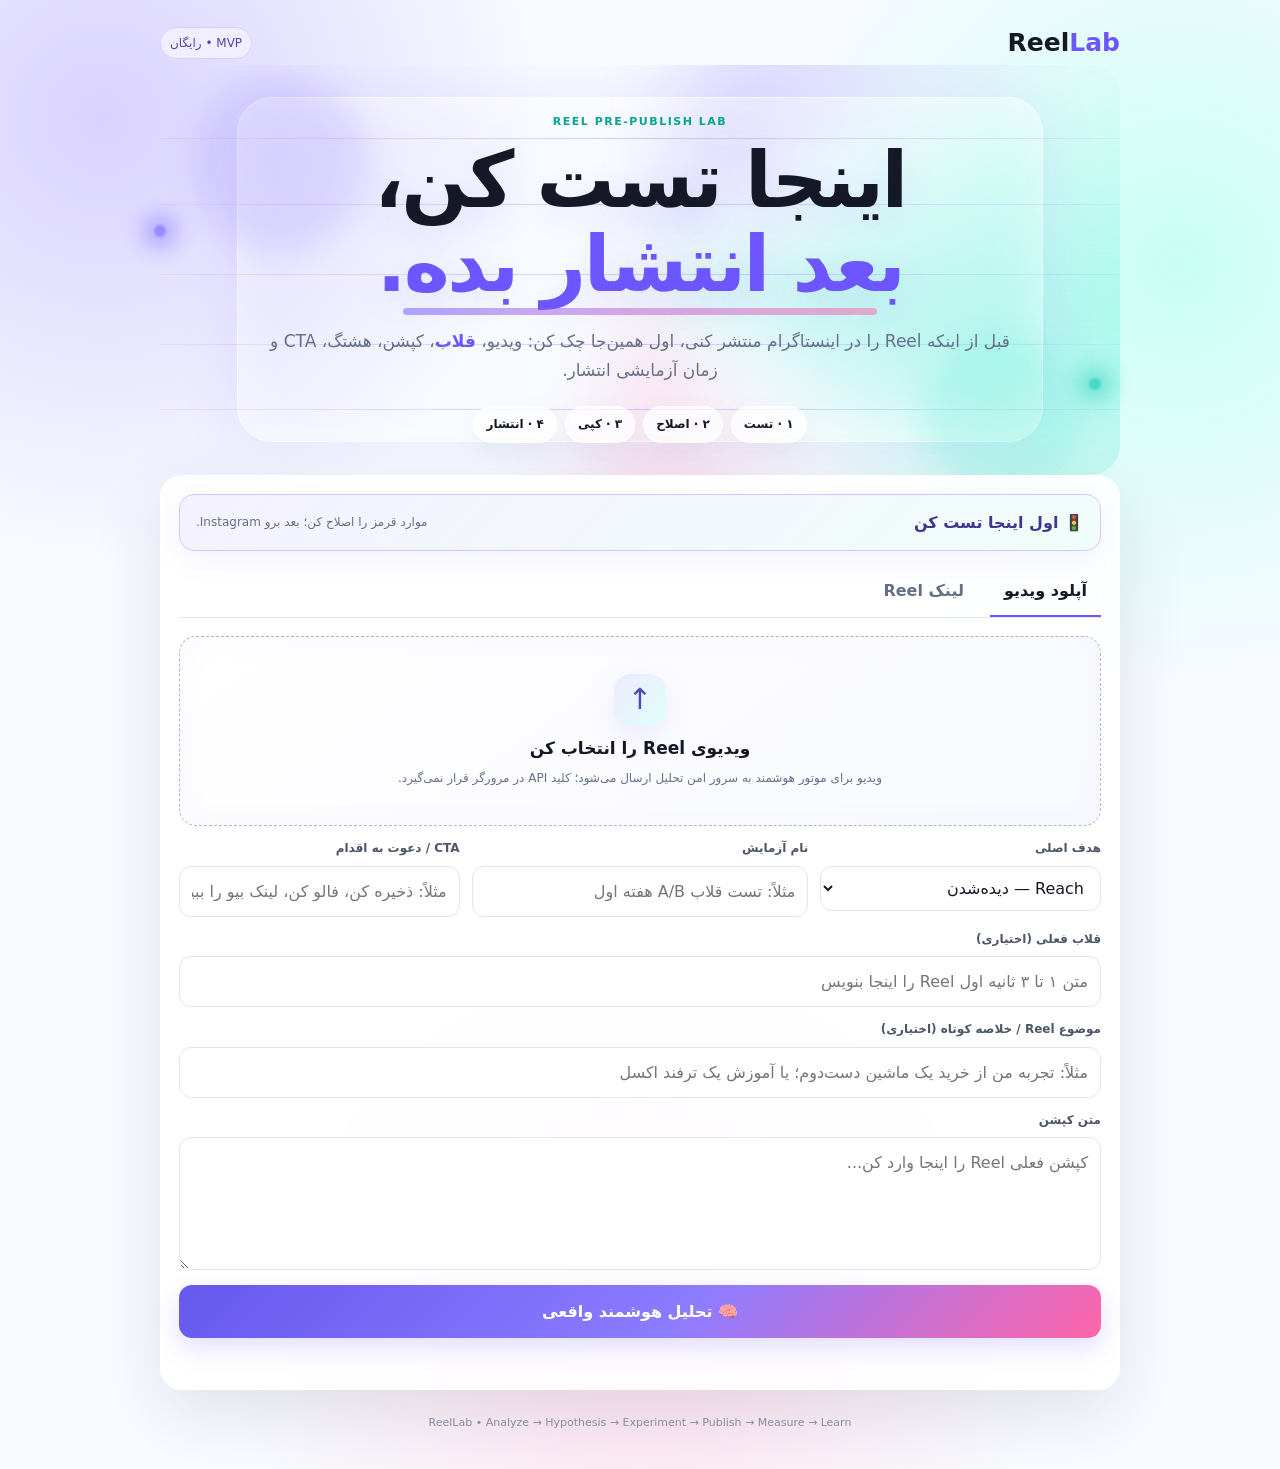
<file: index.html>
<!doctype html>
<html lang="fa" dir="rtl">
<head>
  <meta charset="utf-8">
  <meta name="viewport" content="width=device-width,initial-scale=1,viewport-fit=cover">
  <meta name="description" content="ReelLab — قبل از انتشار Reel آن را تست و برای انتشار آماده کن">
  <meta name="theme-color" content="#f7f8fc">
  <meta name="mobile-web-app-capable" content="yes">
  <meta name="apple-mobile-web-app-capable" content="yes">
  <link rel="manifest" href="manifest.webmanifest">
  <link rel="icon" href="icon.svg" type="image/svg+xml">
  <title>ReelLab — تست قبل از انتشار</title>
  <link rel="stylesheet" href="style.css">
</head>
<body>
  <div class="bg-spark spark-1"></div><div class="bg-spark spark-2"></div><div class="bg-spark spark-3"></div>
  <main class="shell">
    <header class="topbar"><a class="brand" href="./" aria-label="ReelLab">Reel<span>Lab</span></a><div class="badge">MVP • رایگان</div></header>
    <section class="hero hero-glow"><div class="hero-lines"><i></i><i></i><i></i><i></i><i></i></div><div class="hero-glow-orb orb-a"></div><div class="hero-glow-orb orb-b"></div><p class="eyebrow">REEL PRE-PUBLISH LAB</p><h1>اینجا تست کن،<br><span>بعد انتشار بده.</span></h1><p class="sub">قبل از اینکه Reel را در اینستاگرام منتشر کنی، اول همین‌جا چک کن: ویدیو، <b>قلاب</b>، کپشن، هشتگ، CTA و زمان آزمایشی انتشار.</p><div class="hero-steps"><span>۱ · تست</span><span>۲ · اصلاح</span><span>۳ · کپی</span><span>۴ · انتشار</span></div></section>
    <section class="card analyzer" aria-labelledby="analyzer-title"><div class="prepublish-banner"><strong>🚦 اول اینجا تست کن</strong><span>موارد قرمز را اصلاح کن؛ بعد برو Instagram.</span></div><div class="tabs" role="tablist"><button class="tab active" data-mode="upload" role="tab" aria-selected="true">آپلود ویدیو</button><button class="tab" data-mode="url" role="tab" aria-selected="false">لینک Reel</button></div><div id="uploadPanel" class="panel active"><label class="dropzone" for="videoInput"><input id="videoInput" type="file" accept="video/*" hidden><span class="upload-icon">↑</span><strong>ویدیوی Reel را انتخاب کن</strong><small id="fileName">ویدیو برای موتور هوشمند به سرور امن تحلیل ارسال می‌شود؛ کلید API در مرورگر قرار نمی‌گیرد.</small></label></div><div id="urlPanel" class="panel" hidden><label class="field"><span>لینک Instagram Reel</span><input id="urlInput" type="url" inputmode="url" placeholder="https://www.instagram.com/reel/..." autocomplete="off"></label><p class="hint">برای تحلیل واقعی ویدیو، فعلاً فایل را اضافه کن.</p></div><div class="grid"><label class="field"><span>هدف اصلی</span><select id="goal"><option value="reach">Reach — دیده‌شدن</option><option value="followers">Followers — فالوور</option><option value="engagement">Engagement — تعامل</option><option value="sales">Sales — فروش</option></select></label><label class="field"><span>نام آزمایش</span><input id="experimentName" type="text" maxlength="80" placeholder="مثلاً: تست قلاب A/B هفته اول"></label><label class="field"><span>CTA / دعوت به اقدام</span><input id="cta" type="text" maxlength="160" placeholder="مثلاً: ذخیره کن، فالو کن، لینک بیو را ببین"></label><label class="field wide"><span>قلاب فعلی (اختیاری)</span><input id="hookInput" type="text" maxlength="220" placeholder="متن ۱ تا ۳ ثانیه اول Reel را اینجا بنویس"></label><label class="field wide"><span>موضوع Reel / خلاصه کوتاه (اختیاری)</span><input id="reelTopic" type="text" maxlength="180" placeholder="مثلاً: تجربه من از خرید یک ماشین دست‌دوم؛ یا آموزش یک ترفند اکسل"></label><label class="field wide"><span>متن کپشن</span><textarea id="caption" rows="4" maxlength="2200" placeholder="کپشن فعلی Reel را اینجا وارد کن..."></textarea></label></div><button id="analyzeBtn" class="primary" type="button">🧠 تحلیل هوشمند واقعی</button><p id="status" class="status" role="status" aria-live="polite"></p></section>
    <section id="results" class="results" hidden><div class="section-head"><div><p class="eyebrow">PRE-PUBLISH CHECK</p><h2>گزارش آماده‌سازی Reel</h2></div><button id="resetBtn" class="ghost" type="button">تحلیل جدید</button></div><div class="instruction-strip"><b>حالا این کارها را انجام بده:</b><span>۱) 🔴ها را اصلاح کن</span><span>۲) یک قلاب انتخاب کن</span><span>۳) کپشن و هشتگ را کپی کن</span><span>۴) زمان آزمایشی را انتخاب کن</span><span>۵) Instagram را باز کن</span></div><div id="summary" class="summary"></div><div id="metrics" class="metrics"></div><div id="findings" class="findings"></div><article class="tool-card hook-builder"><div><p class="eyebrow">HOOK BUILDER 🎣</p><h3>قلاب اول ویدیو</h3><p>قلاب باید از گفتار/تصویر واقعی Reel و با شواهد زمانی ساخته شود؛ موتور حدس نمی‌زند.</p></div><div id="hooks" class="hooks"></div></article><article class="tool-card rewrite-card"><div><p class="eyebrow">CAPTION REWRITER 📝</p><h3>کپشن پیشنهادی خودمونی</h3><p id="captionReason"></p></div><div id="captionSuggestion" class="copy-box"></div><button id="copyCaptionBtn" class="ghost copy-btn" type="button">📋 کپی کپشن پیشنهادی</button></article><article class="tool-card hashtag-card"><div><p class="eyebrow">HASHTAGS #️⃣</p><h3>هشتگ‌های مرتبط با موضوع</h3><p>هشتگ فقط وقتی ساخته می‌شود که موضوع قابل اعتماد باشد؛ در غیر این صورت موتور حدس نمی‌زند.</p></div><div id="hashtags" class="hashtags"></div><button id="copyHashtagsBtn" class="ghost copy-btn" type="button">📋 کپی هشتگ‌ها</button></article><article class="tool-card cta-card"><div><p class="eyebrow">CTA 👉</p><h3>دعوت به اقدام</h3><p id="ctaSuggestion"></p></div><button id="copyCtaBtn" class="ghost copy-btn" type="button">📋 کپی CTA</button></article><article class="tool-card timing-card"><div><p class="eyebrow">PUBLISH WINDOW ⏰</p><h3>زمان پیشنهادی برای تست</h3><p id="timingText"></p></div><div id="timingOptions" class="timing-options"></div></article><article class="experiment"><div><p class="eyebrow">NEXT EXPERIMENT</p><h3>آزمایش بعدی</h3><p id="experimentText"></p></div><div class="experiment-actions"><button id="saveExperimentBtn" class="primary small" type="button">ذخیره در آزمایش‌ها</button><button id="copyExperimentBtn" class="ghost" type="button">کپی برنامه آزمایش</button></div></article><section class="publish-ready"><div class="ready-icon">✓</div><div><strong>بعد از اصلاح، آماده انتشار</strong><p>نسخه پیشنهادی را بررسی کن، متن‌های لازم را کپی کن و سپس Reel را در Instagram منتشر کن.</p></div><button id="instagramBtn" class="primary small" type="button">باز کردن Instagram ↗</button></section><p class="disclaimer">ReelLab تضمین ویو نمی‌دهد. ساعت نشان‌داده‌شده در حالت پایه فقط «زمان آزمایشی» است؛ وقتی داده واقعی آزمایش‌ها جمع شود، پیشنهاد شخصی‌سازی می‌شود.</p></section>
    <section id="history" class="history" hidden><div class="section-head"><div><p class="eyebrow">EXPERIMENT LOG</p><h2>آزمایش‌های من</h2></div><button id="clearHistoryBtn" class="ghost" type="button">پاک کردن تاریخچه</button></div><p class="history-note">این تاریخچه فقط روی همین مرورگر ذخیره می‌شود؛ ویدیوها ذخیره نمی‌شوند.</p><div id="historyList" class="history-list"></div></section><footer>ReelLab • Analyze → Hypothesis → Experiment → Publish → Measure → Learn</footer>
  </main><script src="ai-client.js" defer></script><script src="app.js" defer></script><script src="engine-v2.js" defer></script><script src="engine-v3.js" defer></script><script src="engine-v4.js" defer></script><script src="engine-v5.js" defer></script><script src="engine-v6.js" defer></script>
</body></html>
</file>
<file: style.css>
:root{color-scheme:light;--bg:#f8fbff;--card:rgba(255,255,255,.88);--card2:#f3f6ff;--text:#141827;--muted:#657087;--line:#dfe5f2;--accent:#6d55ff;--accent2:#00a58e;--pink:#ff5fa2;--good:#16834d;--warn:#a16b00;--risk:#c43d4b}*{box-sizing:border-box}html{scroll-behavior:smooth}body{margin:0;min-height:100vh;background:radial-gradient(circle at 8% 8%,#d9d2ff 0,transparent 25%),radial-gradient(circle at 92% 18%,#c9fff3 0,transparent 25%),radial-gradient(circle at 50% 90%,#ffe2f0 0,transparent 28%),var(--bg);color:var(--text);font-family:system-ui,-apple-system,BlinkMacSystemFont,"Segoe UI",Tahoma,Arial,sans-serif;line-height:1.7;overflow-x:hidden}.shell{width:min(960px,calc(100% - 28px));margin:auto;padding:22px 0 36px;position:relative;z-index:2}.bg-spark{position:fixed;width:12px;height:12px;border-radius:50%;filter:blur(1px);opacity:.65;pointer-events:none;z-index:0;box-shadow:0 0 24px 8px currentColor;animation:sparkFloat 6s ease-in-out infinite}.spark-1{color:#755dff;left:12%;top:25%;background:#755dff}.spark-2{color:#00bfa5;right:14%;top:42%;background:#00bfa5;animation-delay:-2s}.spark-3{color:#ff65a8;left:72%;top:78%;background:#ff65a8;animation-delay:-4s}@keyframes sparkFloat{0%,100%{transform:translate3d(0,0,0) scale(.7);opacity:.35}50%{transform:translate3d(25px,-30px,0) scale(1.25);opacity:.9}}.topbar,.section-head,.tabs{display:flex;align-items:center;justify-content:space-between;gap:12px}.brand{font-size:25px;font-weight:900;color:var(--text);text-decoration:none}.brand span{color:var(--accent)}.badge{font-size:12px;color:#5146a6;border:1px solid #d6d0ff;background:#f1efff;padding:5px 9px;border-radius:999px}.hero{padding:48px 22px 32px;position:relative;overflow:hidden;border-radius:30px;text-align:center}.hero-glow{isolation:isolate}.hero-glow:before{content:"";position:absolute;inset:8%;border:1px solid #ffffffaa;border-radius:35px;box-shadow:0 0 55px #8a7aff22, inset 0 0 55px #ffffff88;z-index:-2}.hero-glow:after{content:"";position:absolute;inset:-60%;z-index:-3;background:conic-gradient(from 0deg,transparent,#8d7cff44,transparent 18%,#3ee4d044,transparent 38%,#ff72ad33,transparent 58%);filter:blur(35px);animation:spinGlow 12s linear infinite}.hero-lines{position:absolute;inset:0;z-index:-1;overflow:hidden;opacity:.55}.hero-lines i{position:absolute;width:140%;height:1px;background:linear-gradient(90deg,transparent,#806cff99,transparent);left:-20%;animation:lineMove 5s linear infinite}.hero-lines i:nth-child(1){top:18%;animation-delay:0s}.hero-lines i:nth-child(2){top:34%;animation-delay:-1s}.hero-lines i:nth-child(3){top:51%;animation-delay:-2s}.hero-lines i:nth-child(4){top:68%;animation-delay:-3s}.hero-lines i:nth-child(5){top:84%;animation-delay:-4s}@keyframes lineMove{0%{transform:translateX(-12%);opacity:0}30%,70%{opacity:1}100%{transform:translateX(12%);opacity:0}}.hero-glow-orb{position:absolute;border-radius:50%;filter:blur(14px);opacity:.48;z-index:-1;animation:floatGlow 5s ease-in-out infinite}.orb-a{width:180px;height:180px;background:#9b8cff66;left:3%;top:8px}.orb-b{width:160px;height:160px;background:#5eead466;right:4%;bottom:-20px;animation-delay:-2s}@keyframes spinGlow{to{transform:rotate(360deg)}}@keyframes floatGlow{50%{transform:translateY(-18px) scale(1.08)}}.eyebrow{margin:0 0 7px;color:var(--accent2);font-size:11px;font-weight:900;letter-spacing:1.5px}.hero h1{font-size:clamp(44px,8vw,78px);line-height:1.08;letter-spacing:-2.5px;margin:0;text-shadow:0 10px 35px #6758ef20}.hero h1 span{color:var(--accent);position:relative}.hero h1 span:after{content:"";position:absolute;height:7px;border-radius:999px;background:linear-gradient(90deg,var(--accent),var(--pink));left:5%;right:5%;bottom:-6px;opacity:.5;animation:pulseLine 2.2s ease-in-out infinite}@keyframes pulseLine{50%{opacity:1;transform:scaleX(.86)}}.sub{max-width:760px;color:var(--muted);font-size:17px;margin:20px auto 0}.sub b{color:var(--accent)}.hero-steps{display:flex;justify-content:center;flex-wrap:wrap;gap:8px;margin-top:22px}.hero-steps span{padding:7px 12px;border-radius:999px;background:#ffffffb8;border:1px solid #ffffffdd;box-shadow:0 8px 25px #65708714;font-size:12px;font-weight:800}.card,.results,.history{background:var(--card);backdrop-filter:blur(16px);border:1px solid #ffffffaa;border-radius:22px;box-shadow:0 22px 70px rgba(40,50,80,.12)}.analyzer{padding:18px}.prepublish-banner{display:flex;align-items:center;justify-content:space-between;gap:12px;padding:14px 16px;border:1px solid #cfc8ff;background:linear-gradient(135deg,#f3f0ffdd,#effdfaee);border-radius:15px;margin-bottom:15px;box-shadow:0 10px 30px #6b5cff12}.prepublish-banner strong{color:#40358f}.prepublish-banner span{font-size:12px;color:var(--muted)}.tabs{justify-content:flex-start;border-bottom:1px solid var(--line);margin-bottom:18px}.tab{border:0;background:none;color:var(--muted);padding:11px 14px;font:inherit;font-weight:800;cursor:pointer;border-bottom:2px solid transparent}.tab.active{color:var(--text);border-bottom-color:var(--accent)}.dropzone{min-height:190px;border:1px dashed #aeb7c9;border-radius:17px;background:linear-gradient(145deg,#ffffffcc,#f7f8ffcc);display:flex;flex-direction:column;align-items:center;justify-content:center;text-align:center;padding:24px;cursor:pointer;transition:.2s;box-shadow:inset 0 0 35px #6b5cff08}.dropzone:hover,.dropzone:focus-within{border-color:var(--accent);box-shadow:0 0 0 5px #6b5cff12,0 15px 40px #6b5cff12}.upload-icon{display:grid;place-items:center;width:52px;height:52px;border-radius:16px;background:linear-gradient(135deg,#eeeaff,#dffff8);color:#5146b8;font-size:29px;margin-bottom:8px;box-shadow:0 10px 30px #6b5cff20}.dropzone strong{font-size:17px}.dropzone small,.hint{color:var(--muted);font-size:12px;margin-top:5px}.grid{display:grid;grid-template-columns:1fr 1.2fr 1fr;gap:12px;margin-top:12px}.field{display:flex;flex-direction:column;gap:7px}.field span{font-size:12px;color:#4d5668;font-weight:800}.field input,.field textarea,.field select{width:100%;border:1px solid var(--line);border-radius:12px;background:#fff;color:var(--text);font:inherit;padding:11px 12px;outline:none}.field textarea{resize:vertical;min-height:92px}.wide{grid-column:1/-1}.field input:focus,.field textarea:focus,.field select:focus{border-color:var(--accent);box-shadow:0 0 0 3px #6b5cff14}.primary{width:100%;margin-top:15px;border:0;border-radius:13px;background:linear-gradient(135deg,#6758ef,#8d7cff 55%,#ff65a8);color:#fff;font:inherit;font-weight:900;padding:13px 16px;cursor:pointer;box-shadow:0 10px 26px #6b5cff32;transition:.2s}.primary:hover{transform:translateY(-1px);box-shadow:0 14px 34px #6b5cff3d}.primary.small{width:auto;margin:0}.status{min-height:24px;margin:9px 2px 0;color:var(--muted);font-size:12px}.status[data-tone=ok]{color:var(--good)}.status[data-tone=error]{color:var(--risk)}.results,.history{margin-top:18px;padding:20px}.section-head{align-items:flex-start}.section-head h2{margin:0;font-size:27px}.ghost{border:1px solid var(--line);background:#fff;color:var(--text);border-radius:10px;padding:8px 11px;font:inherit;cursor:pointer;transition:.18s}.ghost:hover{border-color:#aaa2eb;transform:translateY(-1px)}.ghost.copied{border-color:#8ed9b2;background:#effbf4;color:#147543}.ghost.danger{color:#b42e3b;border-color:#efcbd0;margin-top:10px}.instruction-strip{display:flex;flex-wrap:wrap;gap:8px;margin-top:16px;padding:12px;border-radius:15px;background:linear-gradient(90deg,#f1efff,#effdfa,#fff0f7);border:1px solid #ded8ff;font-size:12px;align-items:center}.instruction-strip span{background:#fff9;border:1px solid #fff;padding:5px 8px;border-radius:999px}.summary{margin-top:18px;border:1px solid #d7dbe6;background:#fbfcffcc;border-radius:16px;padding:15px}.summary strong{display:block;font-size:17px;margin-bottom:4px}.summary p{margin:0;color:var(--muted)}.metrics{display:grid;grid-template-columns:repeat(4,1fr);gap:10px;margin-top:12px}.metric{background:linear-gradient(145deg,#f7f8ff,#eefdf9);border:1px solid var(--line);border-radius:14px;padding:12px}.metric b{display:block;font-size:19px}.metric span{color:var(--muted);font-size:11px}.findings{display:grid;gap:10px;margin-top:12px}.finding{border:1px solid var(--line);border-radius:14px;padding:13px 14px;background:#fff;box-shadow:0 7px 22px #6670850a}.finding b{display:block;margin-bottom:3px}.finding p{margin:0;color:var(--muted);font-size:13px}.finding.good{border-color:#b9e5ce;background:#f5fcf8}.finding.warn{border-color:#ead7a7;background:#fffaf0}.finding.risk{border-color:#efc0c7;background:#fff5f6}.tool-card{margin-top:14px;border:1px solid var(--line);border-radius:17px;padding:16px;background:#ffffffe8;box-shadow:0 12px 35px #6570870d}.tool-card h3{margin:0 0 4px;font-size:20px}.tool-card p{color:var(--muted);margin:0}.hooks{margin-top:14px;display:grid;gap:8px}.hook{border:1px solid #d8dce8;background:#f8f9fd;border-radius:13px;padding:11px 12px;color:#262b38;font-size:13px;transition:.18s}.hook:hover{transform:translateX(-2px);border-color:#bdb4ff}.hook.recommended{background:linear-gradient(135deg,#faf9ff,#f3fffc)}.hook.chosen{border-color:#6d55ff;box-shadow:0 0 0 3px #6d55ff16}.hook small{display:block;color:var(--accent2);font-size:10px;margin-bottom:3px;font-weight:900}.hook span{display:block;font-weight:750}.use-btn{margin-top:9px;border:0;border-radius:9px;background:#eeeaff;color:#5146b8;padding:6px 9px;font:inherit;font-size:11px;font-weight:800;cursor:pointer}.copy-box{margin-top:12px;padding:14px;border:1px dashed #c5ccdc;background:linear-gradient(145deg,#fafbff,#f4fffc);border-radius:13px;white-space:pre-wrap;color:#252a36;min-height:70px}.copy-btn{margin-top:10px}.hashtags{display:flex;flex-wrap:wrap;gap:7px;margin-top:12px}.hashtag{background:#f0efff;color:#4d42a3;border:1px solid #d9d4ff;border-radius:999px;padding:5px 9px;font-size:12px;font-weight:700}.timing-options{display:flex;flex-wrap:wrap;gap:8px;margin-top:12px}.time-chip{border:1px solid #cfd4df;background:#fff;border-radius:999px;padding:8px 12px;font:inherit;font-weight:800;color:#3b4353;cursor:pointer}.time-chip.selected{border-color:var(--accent);background:#eeeaff;color:#4a3db0;box-shadow:0 0 0 3px #6d55ff14}.experiment{margin-top:14px;border:1px solid #d6d0ff;background:linear-gradient(135deg,#f7f5ff,#f5fffc);border-radius:17px;padding:16px}.experiment h3{margin:0 0 4px;font-size:20px}.experiment p{color:#555e70;margin:0}.experiment-actions{display:flex;gap:9px;align-items:center;margin-top:14px}.experiment-actions .ghost{flex:0 0 auto}.publish-ready{margin-top:14px;padding:16px;border:1px solid #bfe5d1;background:#f3fcf7;border-radius:17px;display:flex;align-items:center;gap:12px;box-shadow:0 10px 30px #16834d10}.ready-icon{width:40px;height:40px;border-radius:50%;display:grid;place-items:center;background:#d8f5e4;color:#147543;font-weight:900;font-size:22px;flex:0 0 auto}.publish-ready strong{font-size:17px}.publish-ready p{margin:2px 0 0;color:var(--muted);font-size:12px}.publish-ready .primary{margin-right:auto}.disclaimer,.history-note{font-size:11px;color:#7f899d;margin:14px 2px 0}.history-head{display:flex;justify-content:space-between;gap:10px;align-items:center}.history-head strong{font-size:16px}.history-head small{color:#7f899d;font-size:10px}.history-note{margin-top:6px}.history-list{display:grid;gap:12px;margin-top:14px}.history-card{border:1px solid var(--line);background:#fff;border-radius:16px;padding:14px}.history-meta{color:var(--accent2);font-size:11px;margin:5px 0 9px}.history-plan{color:#555e70;font-size:13px;margin:0 0 12px}.history-card .field{margin-top:9px}.history-card .field input,.history-card .field textarea{background:#fbfcff;font-size:12px}.history-card .field textarea{min-height:68px}.history-card .ghost{width:100%}footer{text-align:center;color:#8a93a5;font-size:11px;padding:24px 0 0}@media(max-width:720px){.shell{width:min(100% - 18px,960px);padding-top:12px}.hero{padding:38px 10px 26px}.grid{grid-template-columns:1fr}.metrics{grid-template-columns:repeat(2,1fr)}.analyzer,.results,.history{border-radius:18px;padding:14px}.hero h1{font-size:43px}.sub{font-size:14px}.prepublish-banner{align-items:flex-start;flex-direction:column}.experiment-actions{flex-direction:column}.experiment-actions .primary,.experiment-actions .ghost,.publish-ready .primary{width:100%}.publish-ready{align-items:stretch;flex-direction:column}.history-head{align-items:flex-start;flex-direction:column}.instruction-strip{align-items:flex-start;flex-direction:column}.hero-lines{opacity:.35}}@media(prefers-reduced-motion:reduce){*{scroll-behavior:auto!important;animation:none!important;transition:none!important}.bg-spark{display:none}}
</file>
